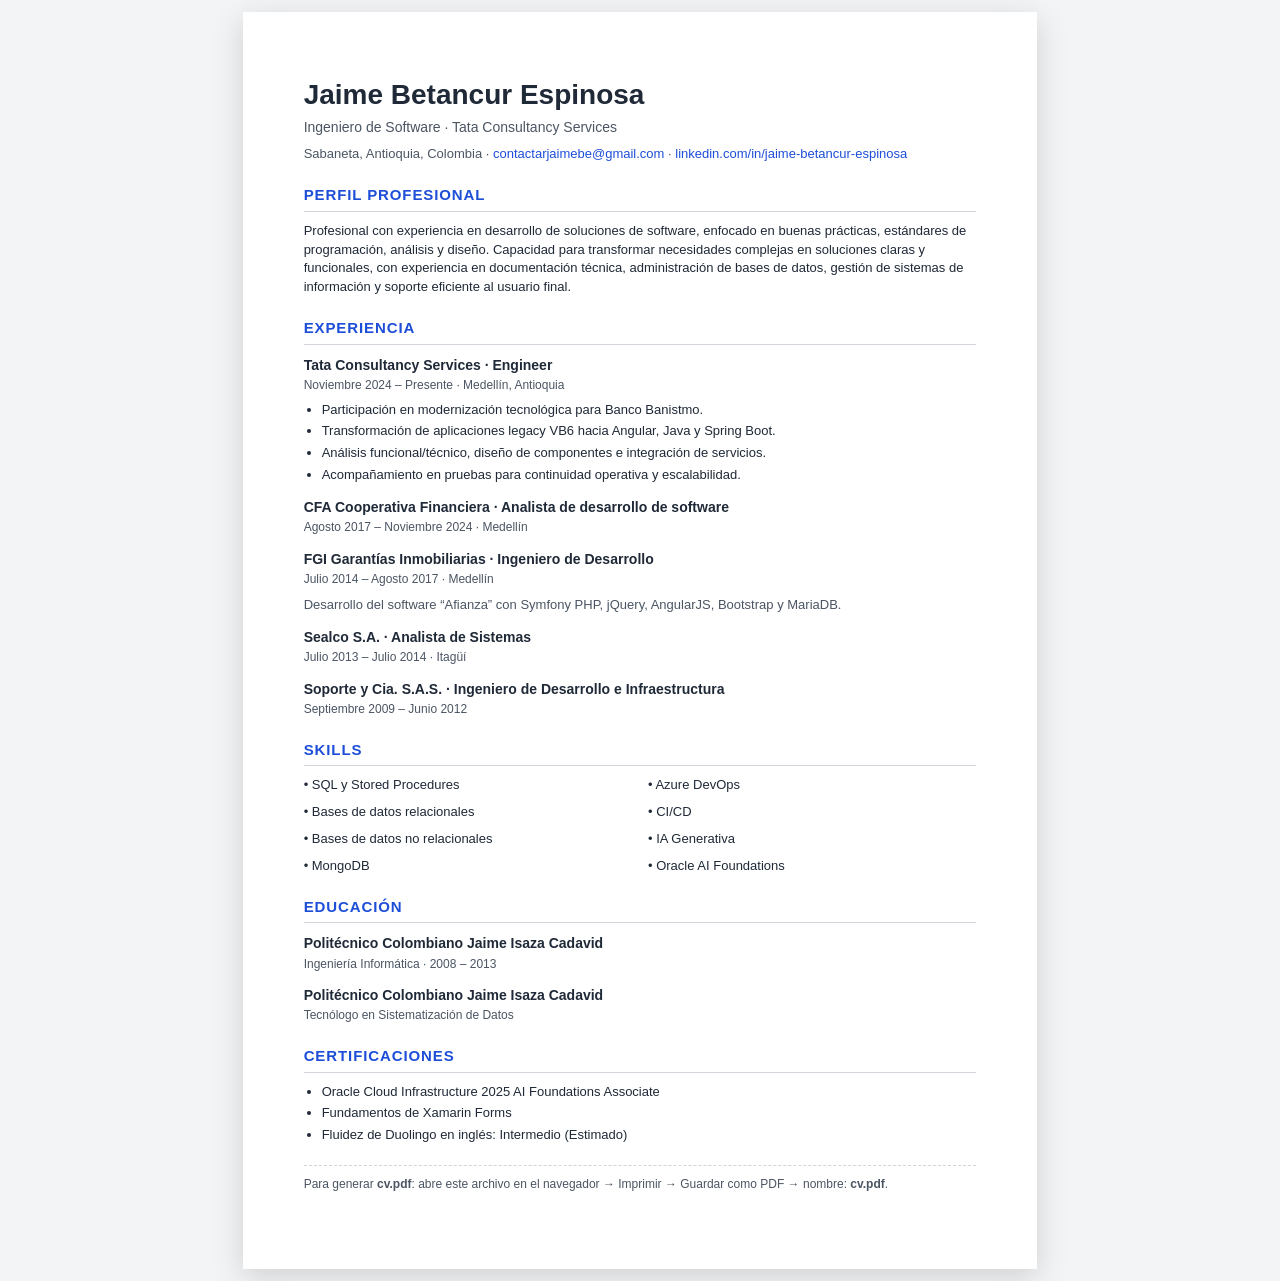
<file: cv.html>
<!doctype html>
<html lang="es">
<head>
  <meta charset="UTF-8" />
  <meta name="viewport" content="width=device-width, initial-scale=1.0" />
  <title>CV | Jaime Betancur Espinosa</title>
  <style>
    :root {
      --text: #1f2937;
      --muted: #4b5563;
      --accent: #1d4ed8;
      --line: #d1d5db;
      --bg: #ffffff;
    }

    * { box-sizing: border-box; }

    body {
      margin: 0;
      font-family: Arial, Helvetica, sans-serif;
      background: #f3f4f6;
      color: var(--text);
      line-height: 1.45;
    }

    .page {
      width: 210mm;
      min-height: 297mm;
      margin: 12px auto;
      background: var(--bg);
      padding: 18mm 16mm;
      box-shadow: 0 8px 30px rgba(0,0,0,.15);
    }

    h1 {
      margin: 0;
      font-size: 28px;
      line-height: 1.1;
    }

    .subtitle {
      margin-top: 6px;
      color: var(--muted);
      font-size: 14px;
    }

    .contact {
      margin-top: 8px;
      font-size: 13px;
      color: var(--muted);
    }

    .contact a {
      color: var(--accent);
      text-decoration: none;
    }

    h2 {
      margin: 20px 0 10px;
      font-size: 15px;
      color: var(--accent);
      text-transform: uppercase;
      letter-spacing: .06em;
      border-bottom: 1px solid var(--line);
      padding-bottom: 5px;
    }

    p { margin: 8px 0; font-size: 13px; color: var(--text); }

    .muted { color: var(--muted); }

    .item { margin-bottom: 12px; }

    .item h3 {
      margin: 0;
      font-size: 14px;
    }

    .item .meta {
      font-size: 12px;
      color: var(--muted);
      margin-top: 2px;
    }

    ul {
      margin: 6px 0 0 18px;
      padding: 0;
      font-size: 13px;
    }

    li { margin: 3px 0; }

    .skills {
      display: grid;
      grid-template-columns: 1fr 1fr;
      gap: 8px 16px;
      font-size: 13px;
    }

    .note {
      margin-top: 20px;
      padding-top: 10px;
      border-top: 1px dashed var(--line);
      font-size: 12px;
      color: var(--muted);
    }

    @media print {
      body { background: #fff; }
      .page {
        margin: 0;
        width: auto;
        min-height: auto;
        box-shadow: none;
        padding: 12mm;
      }
      .no-print { display: none; }
    }
  </style>
</head>
<body>
  <div class="page">
    <h1>Jaime Betancur Espinosa</h1>
    <div class="subtitle">Ingeniero de Software · Tata Consultancy Services</div>
    <div class="contact">
      Sabaneta, Antioquia, Colombia · <a href="mailto:contactarjaimebe@gmail.com">contactarjaimebe@gmail.com</a> ·
      <a href="https://www.linkedin.com/in/jaime-betancur-espinosa" target="_blank" rel="noopener noreferrer">linkedin.com/in/jaime-betancur-espinosa</a>
    </div>

    <h2>Perfil profesional</h2>
    <p>
      Profesional con experiencia en desarrollo de soluciones de software, enfocado en buenas prácticas,
      estándares de programación, análisis y diseño. Capacidad para transformar necesidades complejas en
      soluciones claras y funcionales, con experiencia en documentación técnica, administración de bases de datos,
      gestión de sistemas de información y soporte eficiente al usuario final.
    </p>

    <h2>Experiencia</h2>
    <div class="item">
      <h3>Tata Consultancy Services · Engineer</h3>
      <div class="meta">Noviembre 2024 – Presente · Medellín, Antioquia</div>
      <ul>
        <li>Participación en modernización tecnológica para Banco Banistmo.</li>
        <li>Transformación de aplicaciones legacy VB6 hacia Angular, Java y Spring Boot.</li>
        <li>Análisis funcional/técnico, diseño de componentes e integración de servicios.</li>
        <li>Acompañamiento en pruebas para continuidad operativa y escalabilidad.</li>
      </ul>
    </div>

    <div class="item">
      <h3>CFA Cooperativa Financiera · Analista de desarrollo de software</h3>
      <div class="meta">Agosto 2017 – Noviembre 2024 · Medellín</div>
    </div>

    <div class="item">
      <h3>FGI Garantías Inmobiliarias · Ingeniero de Desarrollo</h3>
      <div class="meta">Julio 2014 – Agosto 2017 · Medellín</div>
      <p class="muted">Desarrollo del software “Afianza” con Symfony PHP, jQuery, AngularJS, Bootstrap y MariaDB.</p>
    </div>

    <div class="item">
      <h3>Sealco S.A. · Analista de Sistemas</h3>
      <div class="meta">Julio 2013 – Julio 2014 · Itagüí</div>
    </div>

    <div class="item">
      <h3>Soporte y Cia. S.A.S. · Ingeniero de Desarrollo e Infraestructura</h3>
      <div class="meta">Septiembre 2009 – Junio 2012</div>
    </div>

    <h2>Skills</h2>
    <div class="skills">
      <div>• SQL y Stored Procedures</div>
      <div>• Azure DevOps</div>
      <div>• Bases de datos relacionales</div>
      <div>• CI/CD</div>
      <div>• Bases de datos no relacionales</div>
      <div>• IA Generativa</div>
      <div>• MongoDB</div>
      <div>• Oracle AI Foundations</div>
    </div>

    <h2>Educación</h2>
    <div class="item">
      <h3>Politécnico Colombiano Jaime Isaza Cadavid</h3>
      <div class="meta">Ingeniería Informática · 2008 – 2013</div>
    </div>
    <div class="item">
      <h3>Politécnico Colombiano Jaime Isaza Cadavid</h3>
      <div class="meta">Tecnólogo en Sistematización de Datos</div>
    </div>

    <h2>Certificaciones</h2>
    <ul>
      <li>Oracle Cloud Infrastructure 2025 AI Foundations Associate</li>
      <li>Fundamentos de Xamarin Forms</li>
      <li>Fluidez de Duolingo en inglés: Intermedio (Estimado)</li>
    </ul>

    <p class="note no-print">
      Para generar <strong>cv.pdf</strong>: abre este archivo en el navegador → Imprimir → Guardar como PDF → nombre: <strong>cv.pdf</strong>.
    </p>
  </div>
</body>
</html>
</file>
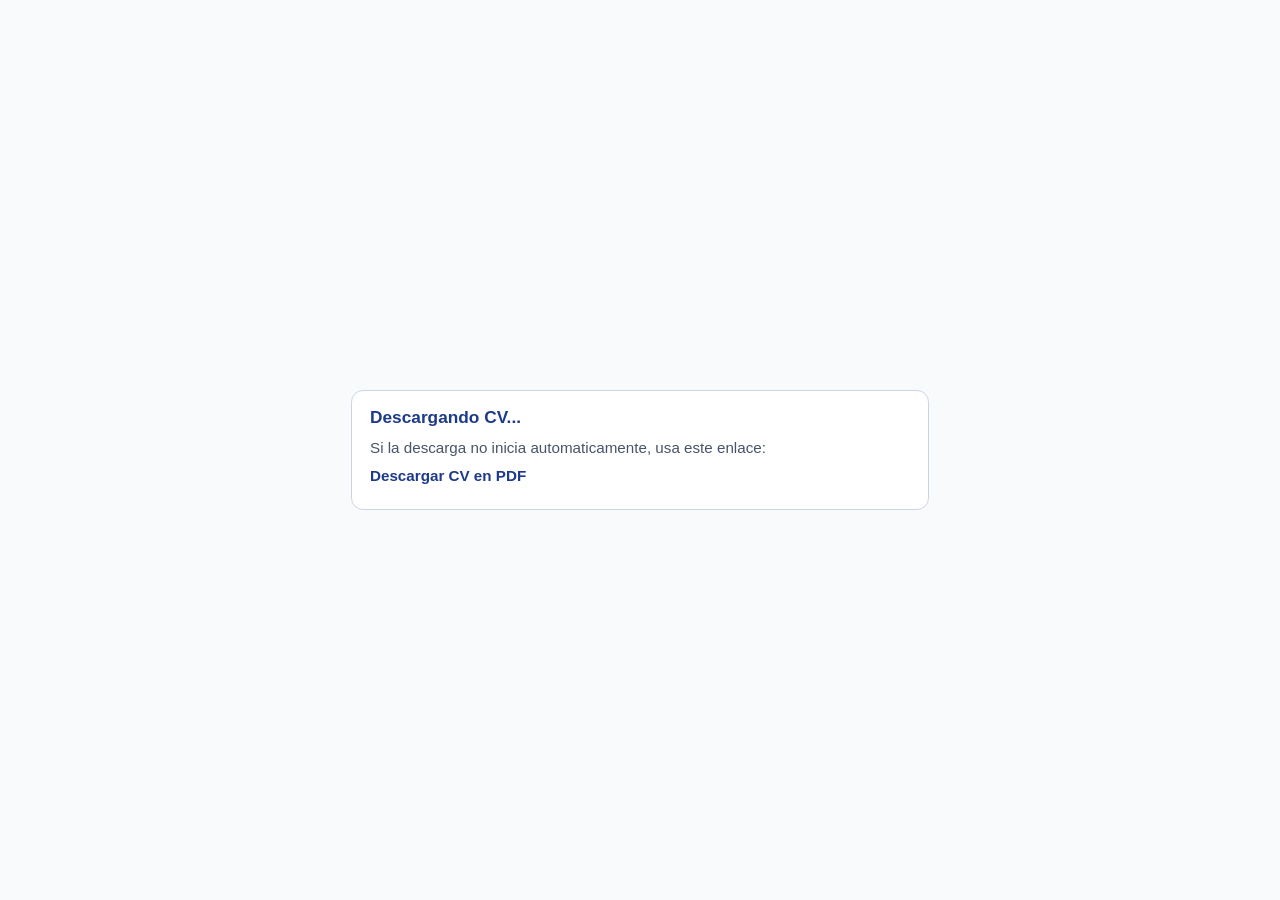
<file: descargar_cv.html>
<!doctype html>
<html lang="es">
<head>
  <meta charset="UTF-8" />
  <meta name="viewport" content="width=device-width, initial-scale=1.0" />
  <title>Descargando CV...</title>
  <style>
    :root {
      color-scheme: light;
      --bg: #f8fafc;
      --text: #0f172a;
      --muted: #475569;
      --primary: #1e3a8a;
      --border: #cbd5e1;
    }

    body {
      margin: 0;
      min-height: 100vh;
      display: grid;
      place-items: center;
      background: var(--bg);
      color: var(--text);
      font-family: "Segoe UI", Tahoma, Geneva, Verdana, sans-serif;
    }

    .card {
      width: min(92vw, 540px);
      border: 1px solid var(--border);
      border-radius: 12px;
      padding: 1rem 1.1rem;
      background: #fff;
    }

    h1 {
      margin: 0 0 0.55rem;
      font-size: 1.08rem;
      color: var(--primary);
    }

    p {
      margin: 0.35rem 0;
      color: var(--muted);
      line-height: 1.45;
      font-size: 0.95rem;
    }

    a {
      color: var(--primary);
      font-weight: 600;
      text-decoration: none;
    }

    a:hover {
      text-decoration: underline;
    }
  </style>
</head>
<body>
  <main class="card">
    <h1>Descargando CV...</h1>
    <p>Si la descarga no inicia automaticamente, usa este enlace:</p>
    <p><a id="fallbackLink" href="cv.pdf" download="CV-Jaime-Betancur-Espinosa.pdf">Descargar CV en PDF</a></p>
  </main>

  <script>
    (async () => {
      const pdfPath = "cv.pdf";
      const fileName = "CV-Jaime-Betancur-Espinosa.pdf";

      try {
        const response = await fetch(pdfPath, { cache: "no-store" });
        if (!response.ok) {
          throw new Error(`HTTP ${response.status}`);
        }

        const blob = await response.blob();
        const url = URL.createObjectURL(blob);
        const a = document.createElement("a");
        a.href = url;
        a.download = fileName;
        document.body.appendChild(a);
        a.click();
        a.remove();
        URL.revokeObjectURL(url);
      } catch (err) {
        console.error("No fue posible iniciar la descarga automatica:", err);
      }
    })();
  </script>
</body>
</html>
</file>
